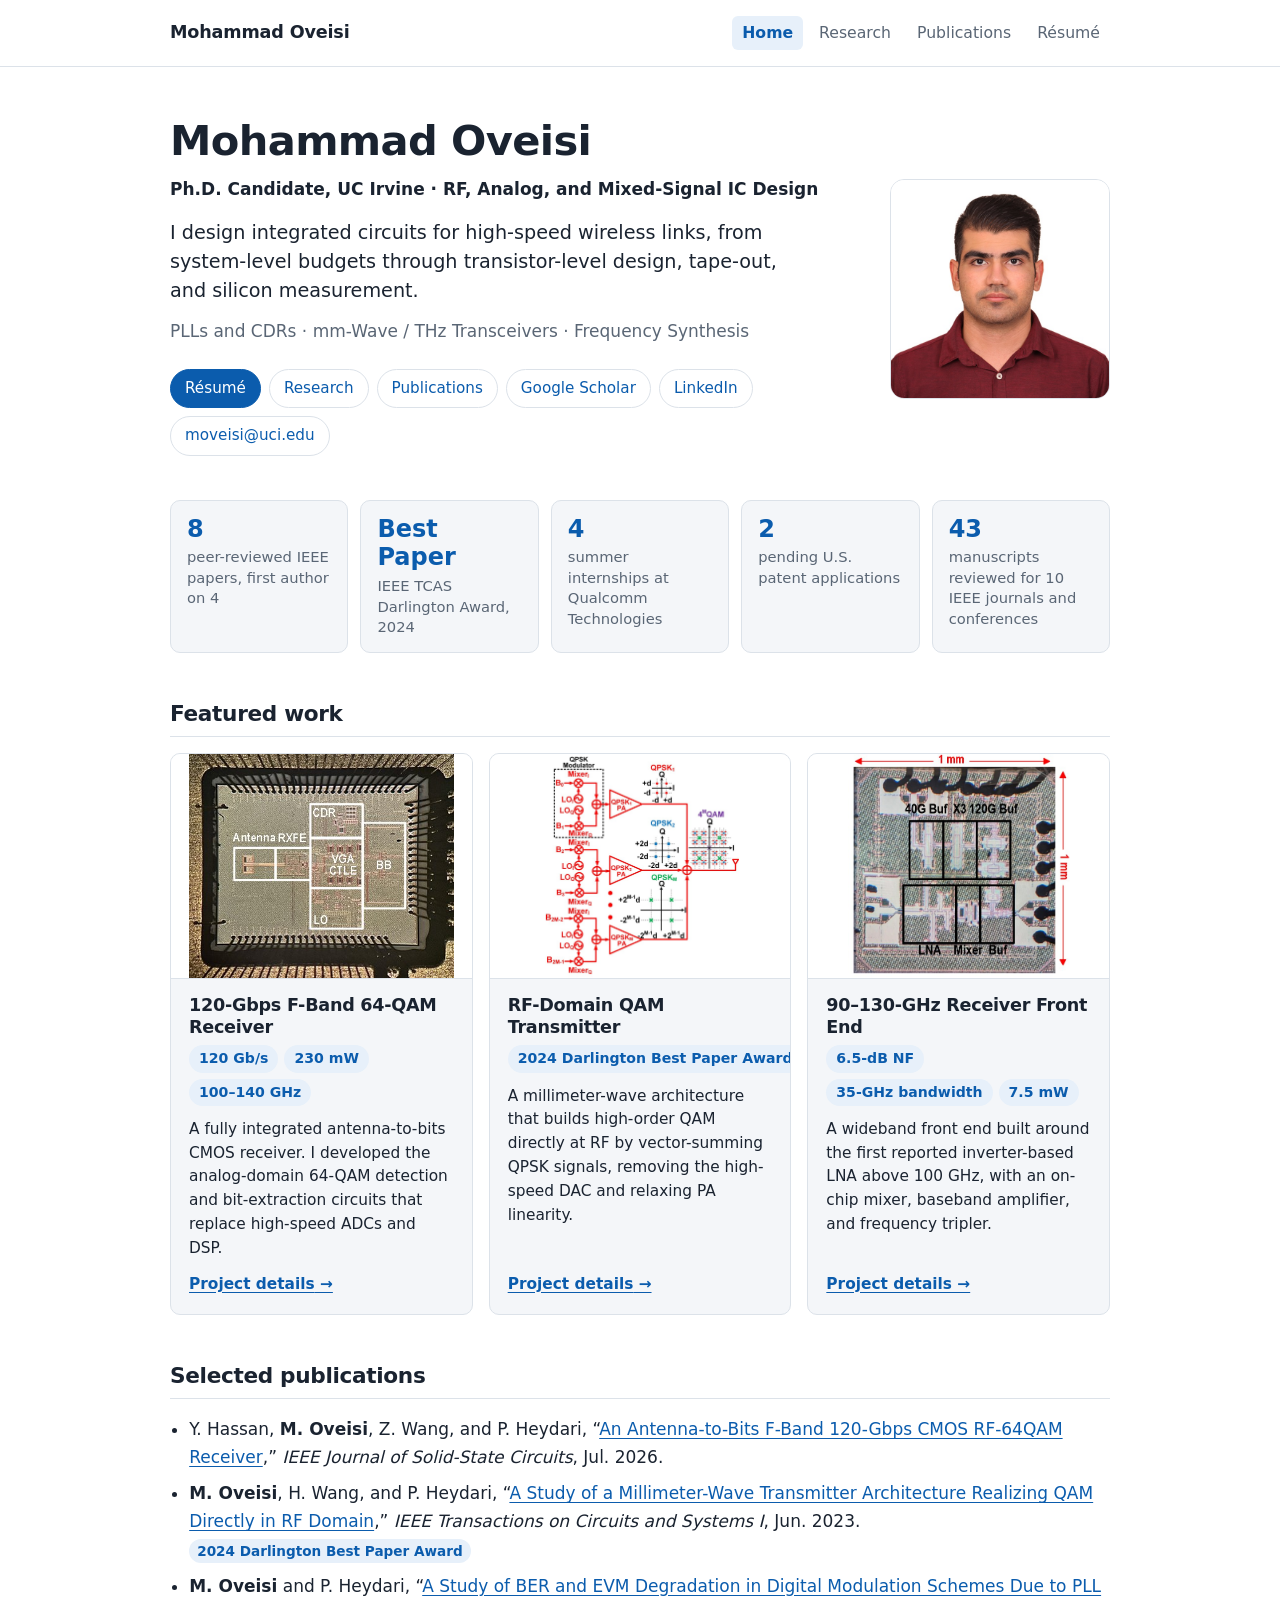
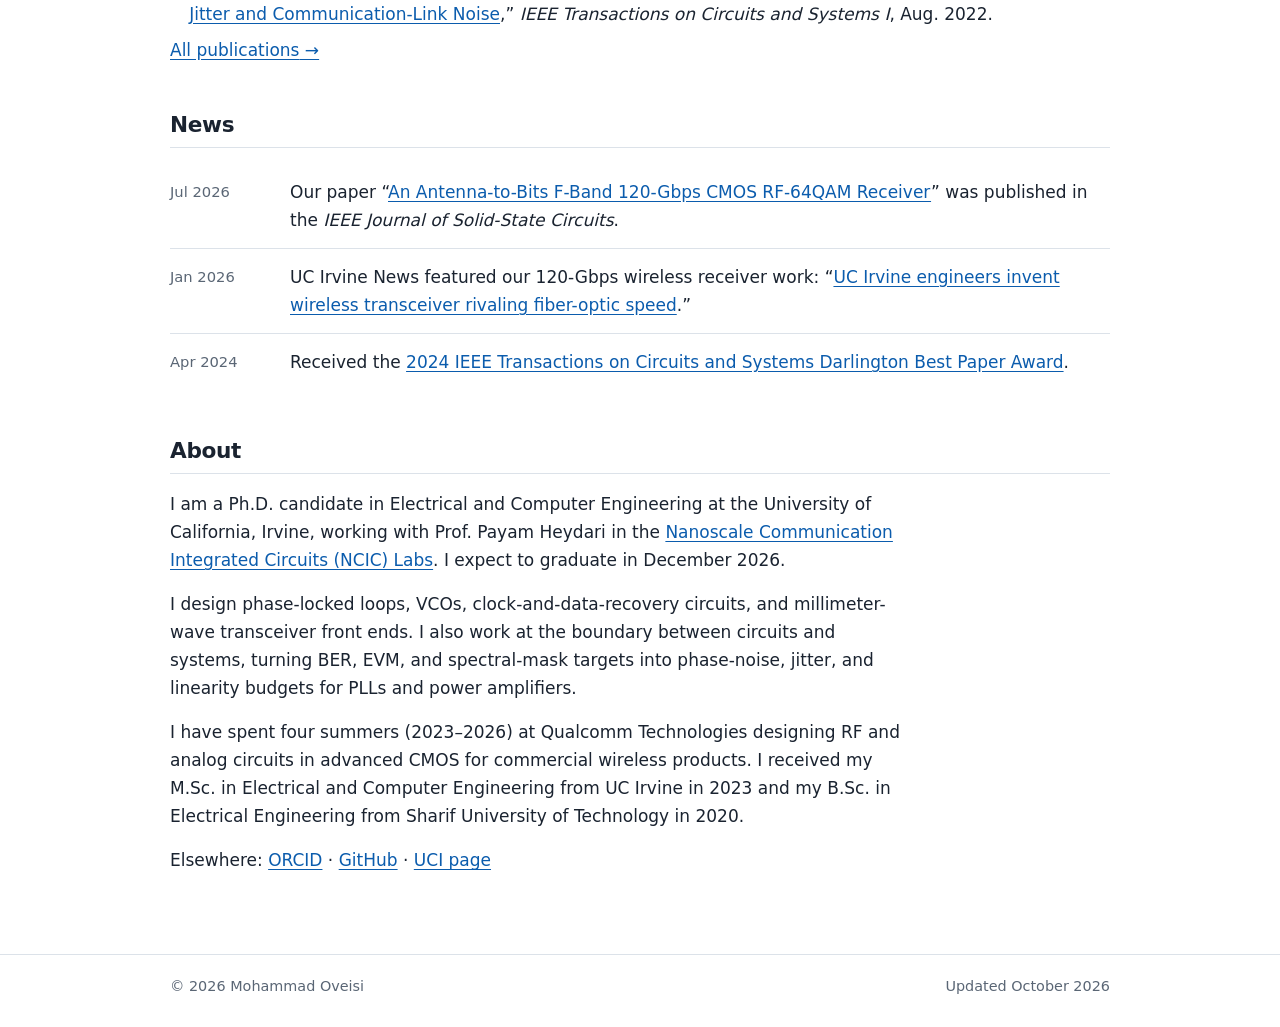
<file: index.html>
<!doctype html>
<html lang="en">
<head>
  <meta charset="utf-8">
  <meta name="viewport" content="width=device-width, initial-scale=1">
  <title>Mohammad Oveisi | RF, Analog and Mixed-Signal IC Design</title>
  <meta name="description" content="Mohammad Oveisi is a Ph.D. candidate in Electrical and Computer Engineering at UC Irvine, designing RF, analog, and mixed-signal integrated circuits.">
  <link rel="canonical" href="https://mohammadoveisi.github.io/">
  <meta property="og:title" content="Mohammad Oveisi">
  <meta property="og:description" content="Ph.D. candidate at UC Irvine. RF, analog, and mixed-signal integrated circuits; mm-wave and THz systems; frequency synthesis.">
  <meta property="og:type" content="website">
  <meta property="og:url" content="https://mohammadoveisi.github.io/">
  <meta property="og:image" content="https://mohammadoveisi.github.io/assets/social-card.png">
  <meta property="og:image:width" content="1200">
  <meta property="og:image:height" content="630">
  <meta name="twitter:card" content="summary_large_image">
  <link rel="icon" href="assets/favicon.svg" type="image/svg+xml">
  <link rel="stylesheet" href="assets/style.css">
  <script type="application/ld+json">
  {
    "@context": "https://schema.org",
    "@type": "Person",
    "name": "Mohammad Oveisi",
    "url": "https://mohammadoveisi.github.io/",
    "image": "https://mohammadoveisi.github.io/assets/headshot.jpg",
    "email": "mailto:moveisi@uci.edu",
    "jobTitle": "Ph.D. Candidate, Electrical and Computer Engineering",
    "affiliation": {
      "@type": "CollegeOrUniversity",
      "name": "University of California, Irvine"
    },
    "alumniOf": [
      { "@type": "CollegeOrUniversity", "name": "University of California, Irvine" },
      { "@type": "CollegeOrUniversity", "name": "Sharif University of Technology" }
    ],
    "knowsAbout": [
      "RF integrated circuits",
      "Analog and mixed-signal integrated circuits",
      "Phase-locked loops",
      "Clock and data recovery",
      "Millimeter-wave and sub-THz transceivers"
    ],
    "sameAs": [
      "https://www.linkedin.com/in/moveisi/",
      "https://scholar.google.com/citations?user=EYjMQukAAAAJ",
      "https://orcid.org/0000-0003-4700-7114",
      "https://github.com/mohammadoveisi",
      "https://sites.uci.edu/moveisi/"
    ]
  }
  </script>
</head>
<body>
  <a class="skip" href="#main">Skip to content</a>
  <header class="site-header">
    <div class="wrap">
      <a class="brand" href="index.html">Mohammad Oveisi</a>
      <nav aria-label="Main">
        <a href="index.html" aria-current="page">Home</a>
        <a href="research.html">Research</a>
        <a href="publications.html">Publications</a>
        <a href="resume.html">Résumé</a>
      </nav>
    </div>
  </header>

  <main id="main" class="wrap">
    <section class="hero">
      <div>
        <h1>Mohammad Oveisi</h1>
        <p class="tagline">Ph.D. Candidate, UC Irvine · RF, Analog, and Mixed-Signal IC Design</p>
        <p class="focus">I design integrated circuits for high-speed wireless links, from system-level budgets through transistor-level design, tape-out, and silicon measurement.</p>
        <p class="areas">PLLs and CDRs · mm-Wave / THz Transceivers · Frequency Synthesis</p>
        <ul class="links">
          <li><a class="primary" href="resume.html">Résumé</a></li>
          <li><a href="research.html">Research</a></li>
          <li><a href="publications.html">Publications</a></li>
          <li><a href="https://scholar.google.com/citations?user=EYjMQukAAAAJ&amp;hl=en">Google Scholar</a></li>
          <li><a href="https://www.linkedin.com/in/moveisi/">LinkedIn</a></li>
          <li><a href="mailto:moveisi@uci.edu">moveisi@uci.edu</a></li>
        </ul>
      </div>
      <img class="hero-photo" src="assets/headshot.jpg" alt="Portrait of Mohammad Oveisi" width="600" height="600">
    </section>

    <ul class="stats" aria-label="At a glance">
      <li><strong>8</strong>peer-reviewed IEEE papers, first author on 4</li>
      <li><strong>Best Paper</strong>IEEE TCAS Darlington Award, 2024</li>
      <li><strong>4</strong>summer internships at Qualcomm Technologies</li>
      <li><strong>2</strong>pending U.S. patent applications</li>
      <li><strong>43</strong>manuscripts reviewed for 10 IEEE journals and conferences</li>
    </ul>

    <h2>Featured work</h2>
    <ul class="cards">
      <li class="card">
        <img src="assets/receiver-die.jpg" alt="Die micrograph of the F-band receiver" width="429" height="364">
        <div class="card-body">
          <h3>120-Gbps F-Band 64-QAM Receiver</h3>
          <ul class="metrics" aria-label="Measured results">
            <li>120 Gb/s</li>
            <li>230 mW</li>
            <li>100–140 GHz</li>
          </ul>
          <p>A fully integrated antenna-to-bits CMOS receiver. I developed the analog-domain 64-QAM detection and bit-extraction circuits that replace high-speed ADCs and DSP.</p>
          <p class="more"><a href="research.html#receiver">Project details<span aria-hidden="true"> →</span></a></p>
        </div>
      </li>
      <li class="card">
        <img src="assets/rf-qam-architecture.jpg" alt="Block diagram of the RF-QAM transmitter" width="800" height="903">
        <div class="card-body">
          <h3>RF-Domain QAM Transmitter</h3>
          <ul class="metrics" aria-label="Recognition">
            <li>2024 Darlington Best Paper Award</li>
          </ul>
          <p>A millimeter-wave architecture that builds high-order QAM directly at RF by vector-summing QPSK signals, removing the high-speed DAC and relaxing PA linearity.</p>
          <p class="more"><a href="research.html#rf-qam">Project details<span aria-hidden="true"> →</span></a></p>
        </div>
      </li>
      <li class="card">
        <img src="assets/front-end-die.jpg" alt="Die micrograph of the receiver front end" width="555" height="562">
        <div class="card-body">
          <h3>90–130-GHz Receiver Front End</h3>
          <ul class="metrics" aria-label="LNA results">
            <li>6.5-dB NF</li>
            <li>35-GHz bandwidth</li>
            <li>7.5 mW</li>
          </ul>
          <p>A wideband front end built around the first reported inverter-based LNA above 100 GHz, with an on-chip mixer, baseband amplifier, and frequency tripler.</p>
          <p class="more"><a href="research.html#front-end">Project details<span aria-hidden="true"> →</span></a></p>
        </div>
      </li>
    </ul>

    <h2>Selected publications</h2>
    <ul class="plain">
      <li>Y. Hassan, <span class="me">M. Oveisi</span>, Z. Wang, and P. Heydari, “<a href="https://doi.org/10.1109/JSSC.2025.3648748">An Antenna-to-Bits F-Band 120-Gbps CMOS RF-64QAM Receiver</a>,” <em>IEEE Journal of Solid-State Circuits</em>, Jul. 2026.</li>
      <li><span class="me">M. Oveisi</span>, H. Wang, and P. Heydari, “<a href="https://doi.org/10.1109/TCSI.2023.3255109">A Study of a Millimeter-Wave Transmitter Architecture Realizing QAM Directly in RF Domain</a>,” <em>IEEE Transactions on Circuits and Systems I</em>, Jun. 2023. <span class="badge">2024 Darlington Best Paper Award</span></li>
      <li><span class="me">M. Oveisi</span> and P. Heydari, “<a href="https://doi.org/10.1109/TCSI.2022.3172707">A Study of BER and EVM Degradation in Digital Modulation Schemes Due to PLL Jitter and Communication-Link Noise</a>,” <em>IEEE Transactions on Circuits and Systems I</em>, Aug. 2022.</li>
    </ul>
    <p><a href="publications.html">All publications<span aria-hidden="true"> →</span></a></p>

    <h2>News</h2>
    <ul class="news">
      <li>
        <time datetime="2026-07">Jul 2026</time>
        <p>Our paper “<a href="https://doi.org/10.1109/JSSC.2025.3648748">An Antenna-to-Bits F-Band 120-Gbps CMOS RF-64QAM Receiver</a>” was published in the <em>IEEE Journal of Solid-State Circuits</em>.</p>
      </li>
      <li>
        <time datetime="2026-01-22">Jan 2026</time>
        <p>UC Irvine News featured our 120-Gbps wireless receiver work: “<a href="https://news.uci.edu/2026/01/22/uc-irvine-engineers-invent-wireless-transceiver-rivaling-fiber-optic-speed/">UC Irvine engineers invent wireless transceiver rivaling fiber-optic speed</a>.”</p>
      </li>
      <li>
        <time datetime="2024-04">Apr 2024</time>
        <p>Received the <a href="https://ieee-cas.org/post/news/announcing-ieee-cass-2024-award-winners">2024 IEEE Transactions on Circuits and Systems Darlington Best Paper Award</a>.</p>
      </li>
    </ul>

    <h2>About</h2>
    <p>I am a Ph.D. candidate in Electrical and Computer Engineering at the University of California, Irvine, working with Prof. Payam Heydari in the <a href="https://ncic.eng.uci.edu/">Nanoscale Communication Integrated Circuits (NCIC) Labs</a>. I expect to graduate in December 2026.</p>
    <p>I design phase-locked loops, VCOs, clock-and-data-recovery circuits, and millimeter-wave transceiver front ends. I also work at the boundary between circuits and systems, turning BER, EVM, and spectral-mask targets into phase-noise, jitter, and linearity budgets for PLLs and power amplifiers.</p>
    <p>I have spent four summers (2023–2026) at Qualcomm Technologies designing RF and analog circuits in advanced CMOS for commercial wireless products. I received my M.Sc. in Electrical and Computer Engineering from UC Irvine in 2023 and my B.Sc. in Electrical Engineering from Sharif University of Technology in 2020.</p>
    <p>Elsewhere: <a href="https://orcid.org/0000-0003-4700-7114">ORCID</a> · <a href="https://github.com/mohammadoveisi">GitHub</a> · <a href="https://sites.uci.edu/moveisi/">UCI page</a></p>
  </main>

  <footer class="site-footer">
    <div class="wrap">
      <span>© 2026 Mohammad Oveisi</span>
      <span>Updated October 2026</span>
    </div>
  </footer>
</body>
</html>
</file>
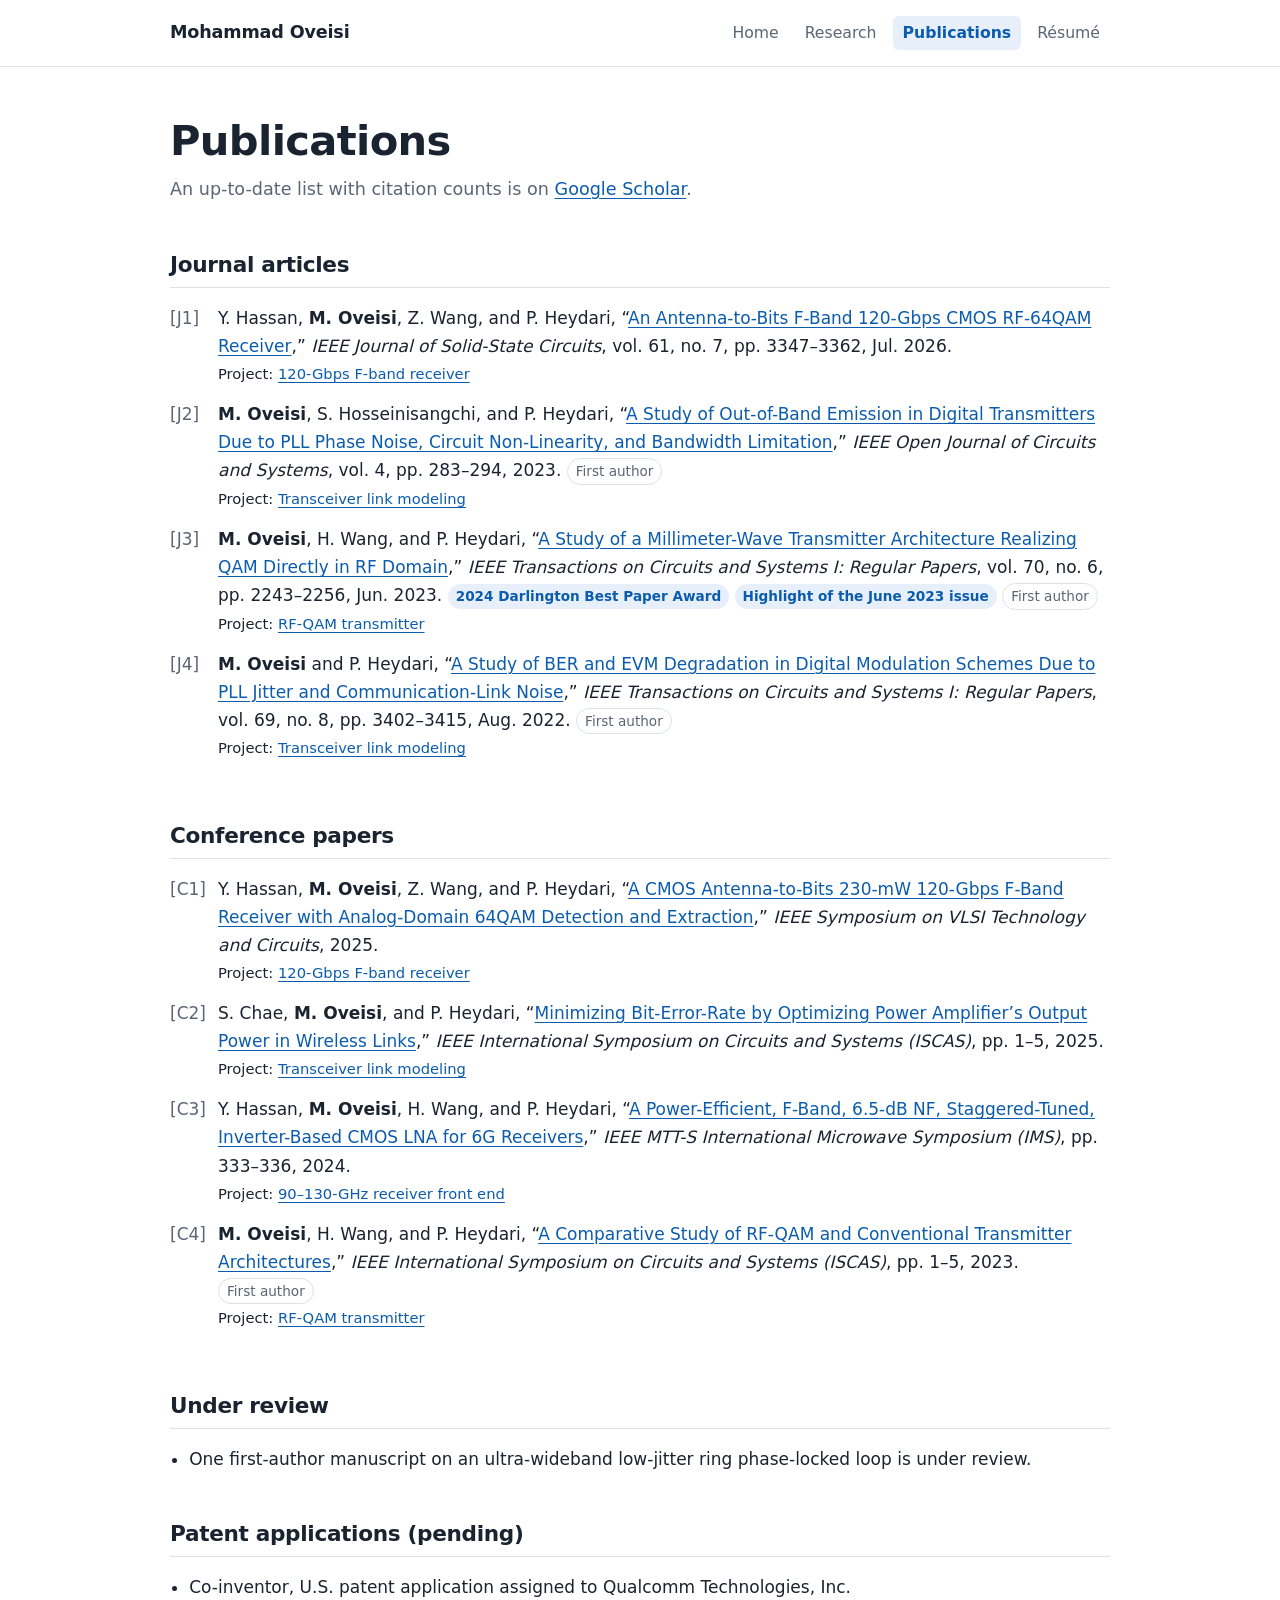
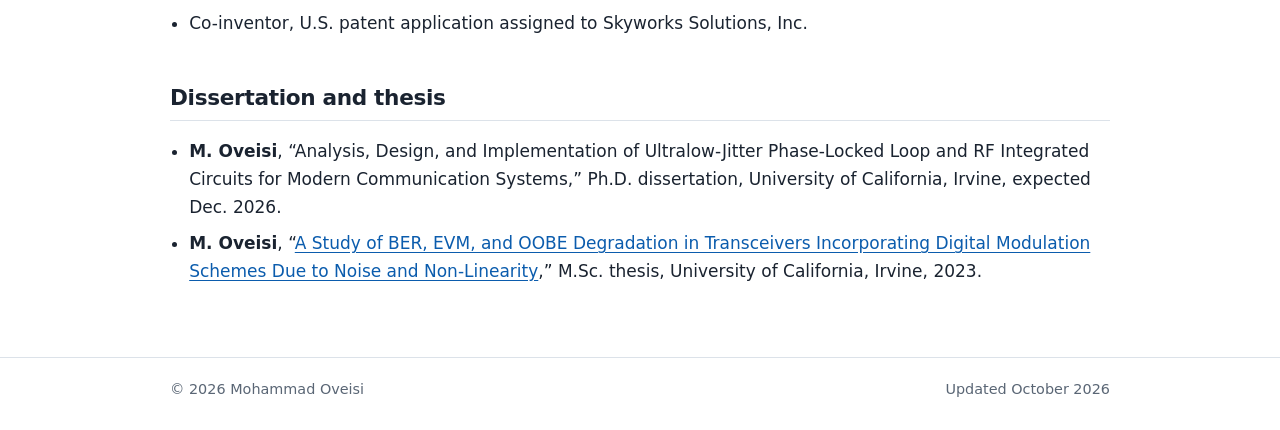
<file: publications.html>
<!doctype html>
<html lang="en">
<head>
  <meta charset="utf-8">
  <meta name="viewport" content="width=device-width, initial-scale=1">
  <title>Publications | Mohammad Oveisi</title>
  <meta name="description" content="Journal articles, conference papers, patent applications, and theses by Mohammad Oveisi.">
  <link rel="canonical" href="https://mohammadoveisi.github.io/publications.html">
  <meta property="og:title" content="Publications | Mohammad Oveisi">
  <meta property="og:image" content="https://mohammadoveisi.github.io/assets/social-card.png">
  <link rel="icon" href="assets/favicon.svg" type="image/svg+xml">
  <link rel="stylesheet" href="assets/style.css">
</head>
<body>
  <a class="skip" href="#main">Skip to content</a>
  <header class="site-header">
    <div class="wrap">
      <a class="brand" href="index.html">Mohammad Oveisi</a>
      <nav aria-label="Main">
        <a href="index.html">Home</a>
        <a href="research.html">Research</a>
        <a href="publications.html" aria-current="page">Publications</a>
        <a href="resume.html">Résumé</a>
      </nav>
    </div>
  </header>

  <main id="main" class="wrap">
    <h1>Publications</h1>
    <p class="lead">An up-to-date list with citation counts is on <a href="https://scholar.google.com/citations?user=EYjMQukAAAAJ&amp;hl=en">Google Scholar</a>.</p>

    <h2>Journal articles</h2>
    <ol class="pubs" data-prefix="J">
      <li>Y. Hassan, <span class="me">M. Oveisi</span>, Z. Wang, and P. Heydari, “<a href="https://doi.org/10.1109/JSSC.2025.3648748">An Antenna-to-Bits F-Band 120-Gbps CMOS RF-64QAM Receiver</a>,” <em>IEEE Journal of Solid-State Circuits</em>, vol. 61, no. 7, pp. 3347–3362, Jul. 2026. <span class="pub-links">Project: <a href="research.html#receiver">120-Gbps F-band receiver</a></span></li>
      <li><span class="me">M. Oveisi</span>, S. Hosseinisangchi, and P. Heydari, “<a href="https://doi.org/10.1109/OJCAS.2023.3328871">A Study of Out-of-Band Emission in Digital Transmitters Due to PLL Phase Noise, Circuit Non-Linearity, and Bandwidth Limitation</a>,” <em>IEEE Open Journal of Circuits and Systems</em>, vol. 4, pp. 283–294, 2023. <span class="badge quiet">First author</span> <span class="pub-links">Project: <a href="research.html#link-modeling">Transceiver link modeling</a></span></li>
      <li><span class="me">M. Oveisi</span>, H. Wang, and P. Heydari, “<a href="https://doi.org/10.1109/TCSI.2023.3255109">A Study of a Millimeter-Wave Transmitter Architecture Realizing QAM Directly in RF Domain</a>,” <em>IEEE Transactions on Circuits and Systems I: Regular Papers</em>, vol. 70, no. 6, pp. 2243–2256, Jun. 2023. <span class="badge">2024 Darlington Best Paper Award</span> <span class="badge">Highlight of the June 2023 issue</span> <span class="badge quiet">First author</span> <span class="pub-links">Project: <a href="research.html#rf-qam">RF-QAM transmitter</a></span></li>
      <li><span class="me">M. Oveisi</span> and P. Heydari, “<a href="https://doi.org/10.1109/TCSI.2022.3172707">A Study of BER and EVM Degradation in Digital Modulation Schemes Due to PLL Jitter and Communication-Link Noise</a>,” <em>IEEE Transactions on Circuits and Systems I: Regular Papers</em>, vol. 69, no. 8, pp. 3402–3415, Aug. 2022. <span class="badge quiet">First author</span> <span class="pub-links">Project: <a href="research.html#link-modeling">Transceiver link modeling</a></span></li>
    </ol>

    <h2>Conference papers</h2>
    <ol class="pubs" data-prefix="C">
      <li>Y. Hassan, <span class="me">M. Oveisi</span>, Z. Wang, and P. Heydari, “<a href="https://doi.org/10.23919/VLSITechnologyandCir65189.2025.11075138">A CMOS Antenna-to-Bits 230-mW 120-Gbps F-Band Receiver with Analog-Domain 64QAM Detection and Extraction</a>,” <em>IEEE Symposium on VLSI Technology and Circuits</em>, 2025. <span class="pub-links">Project: <a href="research.html#receiver">120-Gbps F-band receiver</a></span></li>
      <li>S. Chae, <span class="me">M. Oveisi</span>, and P. Heydari, “<a href="https://doi.org/10.1109/ISCAS56072.2025.11043581">Minimizing Bit-Error-Rate by Optimizing Power Amplifier’s Output Power in Wireless Links</a>,” <em>IEEE International Symposium on Circuits and Systems (ISCAS)</em>, pp. 1–5, 2025. <span class="pub-links">Project: <a href="research.html#link-modeling">Transceiver link modeling</a></span></li>
      <li>Y. Hassan, <span class="me">M. Oveisi</span>, H. Wang, and P. Heydari, “<a href="https://doi.org/10.1109/IMS40175.2024.10600407">A Power-Efficient, F-Band, 6.5-dB NF, Staggered-Tuned, Inverter-Based CMOS LNA for 6G Receivers</a>,” <em>IEEE MTT-S International Microwave Symposium (IMS)</em>, pp. 333–336, 2024. <span class="pub-links">Project: <a href="research.html#front-end">90–130-GHz receiver front end</a></span></li>
      <li><span class="me">M. Oveisi</span>, H. Wang, and P. Heydari, “<a href="https://doi.org/10.1109/ISCAS46773.2023.10182203">A Comparative Study of RF-QAM and Conventional Transmitter Architectures</a>,” <em>IEEE International Symposium on Circuits and Systems (ISCAS)</em>, pp. 1–5, 2023. <span class="badge quiet">First author</span> <span class="pub-links">Project: <a href="research.html#rf-qam">RF-QAM transmitter</a></span></li>
    </ol>

    <h2>Under review</h2>
    <ul class="plain">
      <li>One first-author manuscript on an ultra-wideband low-jitter ring phase-locked loop is under review.</li>
    </ul>

    <h2>Patent applications (pending)</h2>
    <ul class="plain">
      <li>Co-inventor, U.S. patent application assigned to Qualcomm Technologies, Inc.</li>
      <li>Co-inventor, U.S. patent application assigned to Skyworks Solutions, Inc.</li>
    </ul>

    <h2>Dissertation and thesis</h2>
    <ul class="plain">
      <li><span class="me">M. Oveisi</span>, “Analysis, Design, and Implementation of Ultralow-Jitter Phase-Locked Loop and RF Integrated Circuits for Modern Communication Systems,” Ph.D. dissertation, University of California, Irvine, expected Dec. 2026.</li>
      <li><span class="me">M. Oveisi</span>, “<a href="https://escholarship.org/uc/item/5d90r6g8">A Study of BER, EVM, and OOBE Degradation in Transceivers Incorporating Digital Modulation Schemes Due to Noise and Non-Linearity</a>,” M.Sc. thesis, University of California, Irvine, 2023.</li>
    </ul>
  </main>

  <footer class="site-footer">
    <div class="wrap">
      <span>© 2026 Mohammad Oveisi</span>
      <span>Updated October 2026</span>
    </div>
  </footer>
</body>
</html>
</file>
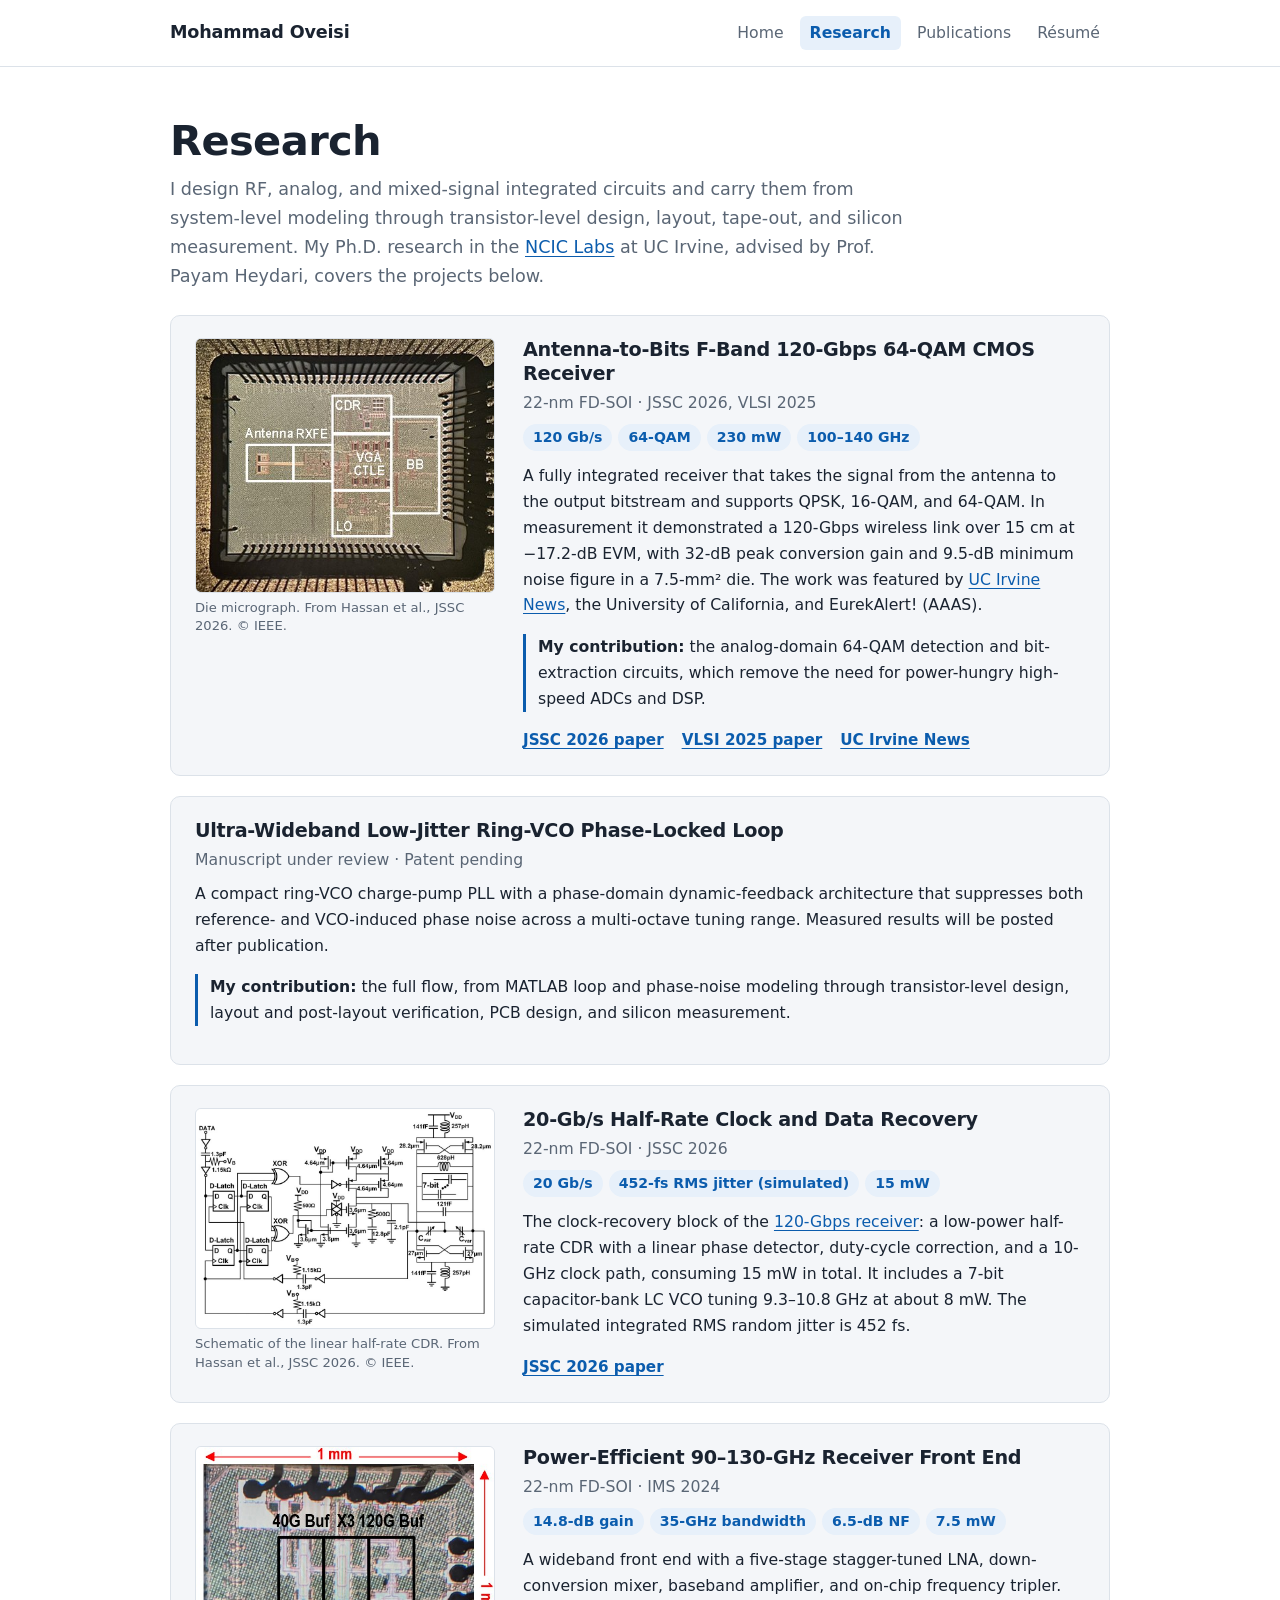
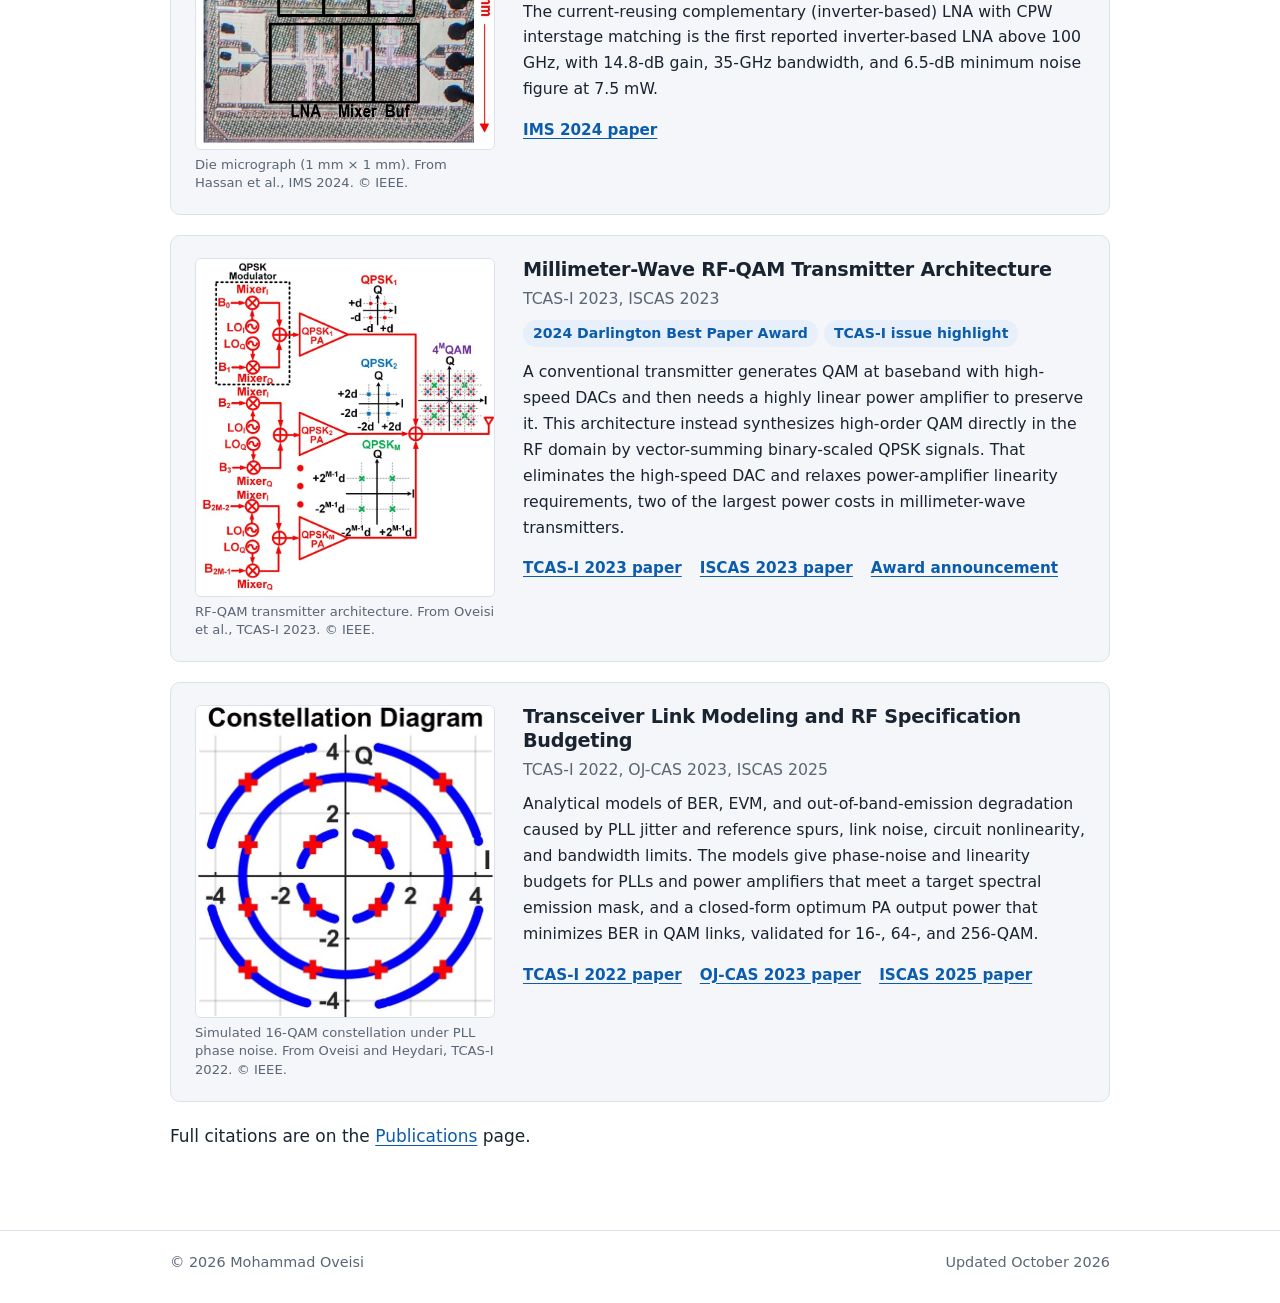
<file: research.html>
<!doctype html>
<html lang="en">
<head>
  <meta charset="utf-8">
  <meta name="viewport" content="width=device-width, initial-scale=1">
  <title>Research | Mohammad Oveisi</title>
  <meta name="description" content="Research projects of Mohammad Oveisi: mm-wave and sub-THz receivers, low-jitter phase-locked loops, clock and data recovery, and transceiver link modeling.">
  <link rel="canonical" href="https://mohammadoveisi.github.io/research.html">
  <meta property="og:title" content="Research | Mohammad Oveisi">
  <meta property="og:image" content="https://mohammadoveisi.github.io/assets/social-card.png">
  <link rel="icon" href="assets/favicon.svg" type="image/svg+xml">
  <link rel="stylesheet" href="assets/style.css">
</head>
<body>
  <a class="skip" href="#main">Skip to content</a>
  <header class="site-header">
    <div class="wrap">
      <a class="brand" href="index.html">Mohammad Oveisi</a>
      <nav aria-label="Main">
        <a href="index.html">Home</a>
        <a href="research.html" aria-current="page">Research</a>
        <a href="publications.html">Publications</a>
        <a href="resume.html">Résumé</a>
      </nav>
    </div>
  </header>

  <main id="main" class="wrap">
    <h1>Research</h1>
    <p class="lead">I design RF, analog, and mixed-signal integrated circuits and carry them from system-level modeling through transistor-level design, layout, tape-out, and silicon measurement. My Ph.D. research in the <a href="https://ncic.eng.uci.edu/">NCIC Labs</a> at UC Irvine, advised by Prof. Payam Heydari, covers the projects below.</p>

    <article class="project has-figure" id="receiver">
      <figure>
        <img src="assets/receiver-die.jpg" alt="Die micrograph of the F-band receiver with the antenna, RF front end, VGA and CTLE, CDR, LO, and baseband blocks outlined" width="429" height="364" loading="lazy">
        <figcaption>Die micrograph. From Hassan et al., JSSC 2026. © IEEE.</figcaption>
      </figure>
      <div>
        <h2>Antenna-to-Bits F-Band 120-Gbps 64-QAM CMOS Receiver</h2>
        <p class="meta">22-nm FD-SOI · JSSC 2026, VLSI 2025</p>
        <ul class="metrics" aria-label="Measured results">
          <li>120 Gb/s</li>
          <li>64-QAM</li>
          <li>230 mW</li>
          <li>100–140 GHz</li>
        </ul>
        <p>A fully integrated receiver that takes the signal from the antenna to the output bitstream and supports QPSK, 16-QAM, and 64-QAM. In measurement it demonstrated a 120-Gbps wireless link over 15 cm at −17.2-dB EVM, with 32-dB peak conversion gain and 9.5-dB minimum noise figure in a 7.5-mm² die. The work was featured by <a href="https://news.uci.edu/2026/01/22/uc-irvine-engineers-invent-wireless-transceiver-rivaling-fiber-optic-speed/">UC Irvine News</a>, the University of California, and EurekAlert! (AAAS).</p>
        <p class="role"><strong>My contribution:</strong> the analog-domain 64-QAM detection and bit-extraction circuits, which remove the need for power-hungry high-speed ADCs and DSP.</p>
        <ul class="project-links">
          <li><a href="https://doi.org/10.1109/JSSC.2025.3648748">JSSC 2026 paper</a></li>
          <li><a href="https://doi.org/10.23919/VLSITechnologyandCir65189.2025.11075138">VLSI 2025 paper</a></li>
          <li><a href="https://news.uci.edu/2026/01/22/uc-irvine-engineers-invent-wireless-transceiver-rivaling-fiber-optic-speed/">UC Irvine News</a></li>
        </ul>
      </div>
    </article>

    <article class="project" id="pll">
      <div>
        <h2>Ultra-Wideband Low-Jitter Ring-VCO Phase-Locked Loop</h2>
        <p class="meta">Manuscript under review · Patent pending</p>
        <p>A compact ring-VCO charge-pump PLL with a phase-domain dynamic-feedback architecture that suppresses both reference- and VCO-induced phase noise across a multi-octave tuning range. Measured results will be posted after publication.</p>
        <p class="role"><strong>My contribution:</strong> the full flow, from MATLAB loop and phase-noise modeling through transistor-level design, layout and post-layout verification, PCB design, and silicon measurement.</p>
      </div>
    </article>

    <article class="project has-figure" id="cdr">
      <figure>
        <img src="assets/cdr-schematic.jpg" alt="Circuit schematic of the linear half-rate CDR: duty-cycle-corrected data and clock buffers, a phase detector built from four D-latches and two XOR gates, the charge pump and loop filter, and the LC VCO with a 7-bit capacitor bank" width="900" height="662" loading="lazy">
        <figcaption>Schematic of the linear half-rate CDR. From Hassan et al., JSSC 2026. © IEEE.</figcaption>
      </figure>
      <div>
        <h2>20-Gb/s Half-Rate Clock and Data Recovery</h2>
        <p class="meta">22-nm FD-SOI · JSSC 2026</p>
        <ul class="metrics" aria-label="Headline results">
          <li>20 Gb/s</li>
          <li>452-fs RMS jitter (simulated)</li>
          <li>15 mW</li>
        </ul>
        <p>The clock-recovery block of the <a href="#receiver">120-Gbps receiver</a>: a low-power half-rate CDR with a linear phase detector, duty-cycle correction, and a 10-GHz clock path, consuming 15 mW in total. It includes a 7-bit capacitor-bank LC VCO tuning 9.3–10.8 GHz at about 8 mW. The simulated integrated RMS random jitter is 452 fs.</p>
        <ul class="project-links">
          <li><a href="https://doi.org/10.1109/JSSC.2025.3648748">JSSC 2026 paper</a></li>
        </ul>
      </div>
    </article>

    <article class="project has-figure" id="front-end">
      <figure>
        <img src="assets/front-end-die.jpg" alt="Die micrograph of the 1 mm by 1 mm receiver front end with the LNA, mixer, buffers, and frequency tripler outlined" width="555" height="562" loading="lazy">
        <figcaption>Die micrograph (1 mm × 1 mm). From Hassan et al., IMS 2024. © IEEE.</figcaption>
      </figure>
      <div>
        <h2>Power-Efficient 90–130-GHz Receiver Front End</h2>
        <p class="meta">22-nm FD-SOI · IMS 2024</p>
        <ul class="metrics" aria-label="LNA results">
          <li>14.8-dB gain</li>
          <li>35-GHz bandwidth</li>
          <li>6.5-dB NF</li>
          <li>7.5 mW</li>
        </ul>
        <p>A wideband front end with a five-stage stagger-tuned LNA, down-conversion mixer, baseband amplifier, and on-chip frequency tripler. The current-reusing complementary (inverter-based) LNA with CPW interstage matching is the first reported inverter-based LNA above 100 GHz, with 14.8-dB gain, 35-GHz bandwidth, and 6.5-dB minimum noise figure at 7.5 mW.</p>
        <ul class="project-links">
          <li><a href="https://doi.org/10.1109/IMS40175.2024.10600407">IMS 2024 paper</a></li>
        </ul>
      </div>
    </article>

    <article class="project has-figure" id="rf-qam">
      <figure>
        <img src="assets/rf-qam-architecture.jpg" alt="Block diagram of the RF-QAM transmitter: parallel QPSK modulators and power amplifiers with binary-scaled amplitudes are summed at RF to form a high-order QAM constellation" width="800" height="903" loading="lazy">
        <figcaption>RF-QAM transmitter architecture. From Oveisi et al., TCAS-I 2023. © IEEE.</figcaption>
      </figure>
      <div>
        <h2>Millimeter-Wave RF-QAM Transmitter Architecture</h2>
        <p class="meta">TCAS-I 2023, ISCAS 2023</p>
        <ul class="metrics" aria-label="Recognition">
          <li>2024 Darlington Best Paper Award</li>
          <li>TCAS-I issue highlight</li>
        </ul>
        <p>A conventional transmitter generates QAM at baseband with high-speed DACs and then needs a highly linear power amplifier to preserve it. This architecture instead synthesizes high-order QAM directly in the RF domain by vector-summing binary-scaled QPSK signals. That eliminates the high-speed DAC and relaxes power-amplifier linearity requirements, two of the largest power costs in millimeter-wave transmitters.</p>
        <ul class="project-links">
          <li><a href="https://doi.org/10.1109/TCSI.2023.3255109">TCAS-I 2023 paper</a></li>
          <li><a href="https://doi.org/10.1109/ISCAS46773.2023.10182203">ISCAS 2023 paper</a></li>
          <li><a href="https://ieee-cas.org/post/news/announcing-ieee-cass-2024-award-winners">Award announcement</a></li>
        </ul>
      </div>
    </article>

    <article class="project has-figure" id="link-modeling">
      <figure>
        <img src="assets/link-modeling-constellation.jpg" alt="Simulated 16-QAM constellation in which PLL phase noise smears each symbol into an arc around the origin" width="600" height="625" loading="lazy">
        <figcaption>Simulated 16-QAM constellation under PLL phase noise. From Oveisi and Heydari, TCAS-I 2022. © IEEE.</figcaption>
      </figure>
      <div>
        <h2>Transceiver Link Modeling and RF Specification Budgeting</h2>
        <p class="meta">TCAS-I 2022, OJ-CAS 2023, ISCAS 2025</p>
        <p>Analytical models of BER, EVM, and out-of-band-emission degradation caused by PLL jitter and reference spurs, link noise, circuit nonlinearity, and bandwidth limits. The models give phase-noise and linearity budgets for PLLs and power amplifiers that meet a target spectral emission mask, and a closed-form optimum PA output power that minimizes BER in QAM links, validated for 16-, 64-, and 256-QAM.</p>
        <ul class="project-links">
          <li><a href="https://doi.org/10.1109/TCSI.2022.3172707">TCAS-I 2022 paper</a></li>
          <li><a href="https://doi.org/10.1109/OJCAS.2023.3328871">OJ-CAS 2023 paper</a></li>
          <li><a href="https://doi.org/10.1109/ISCAS56072.2025.11043581">ISCAS 2025 paper</a></li>
        </ul>
      </div>
    </article>

    <p>Full citations are on the <a href="publications.html">Publications</a> page.</p>
  </main>

  <footer class="site-footer">
    <div class="wrap">
      <span>© 2026 Mohammad Oveisi</span>
      <span>Updated October 2026</span>
    </div>
  </footer>
</body>
</html>
</file>
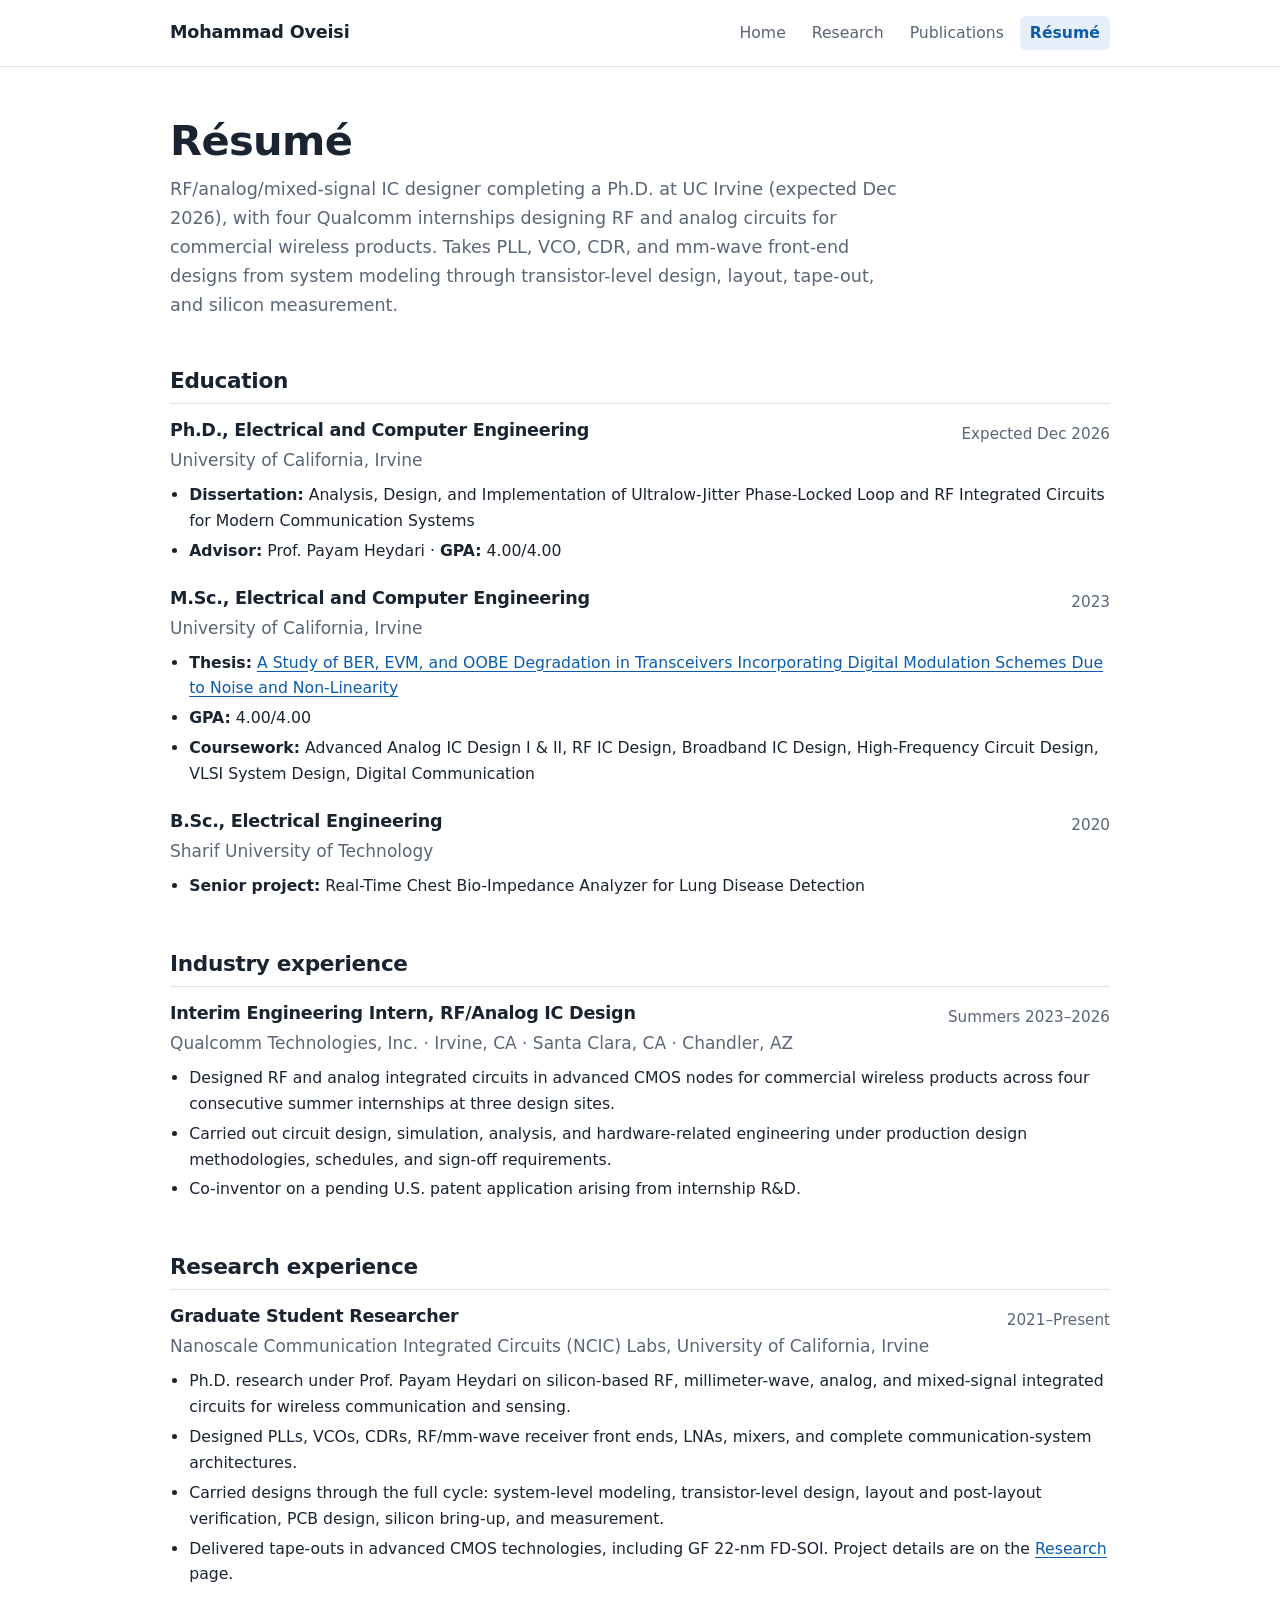
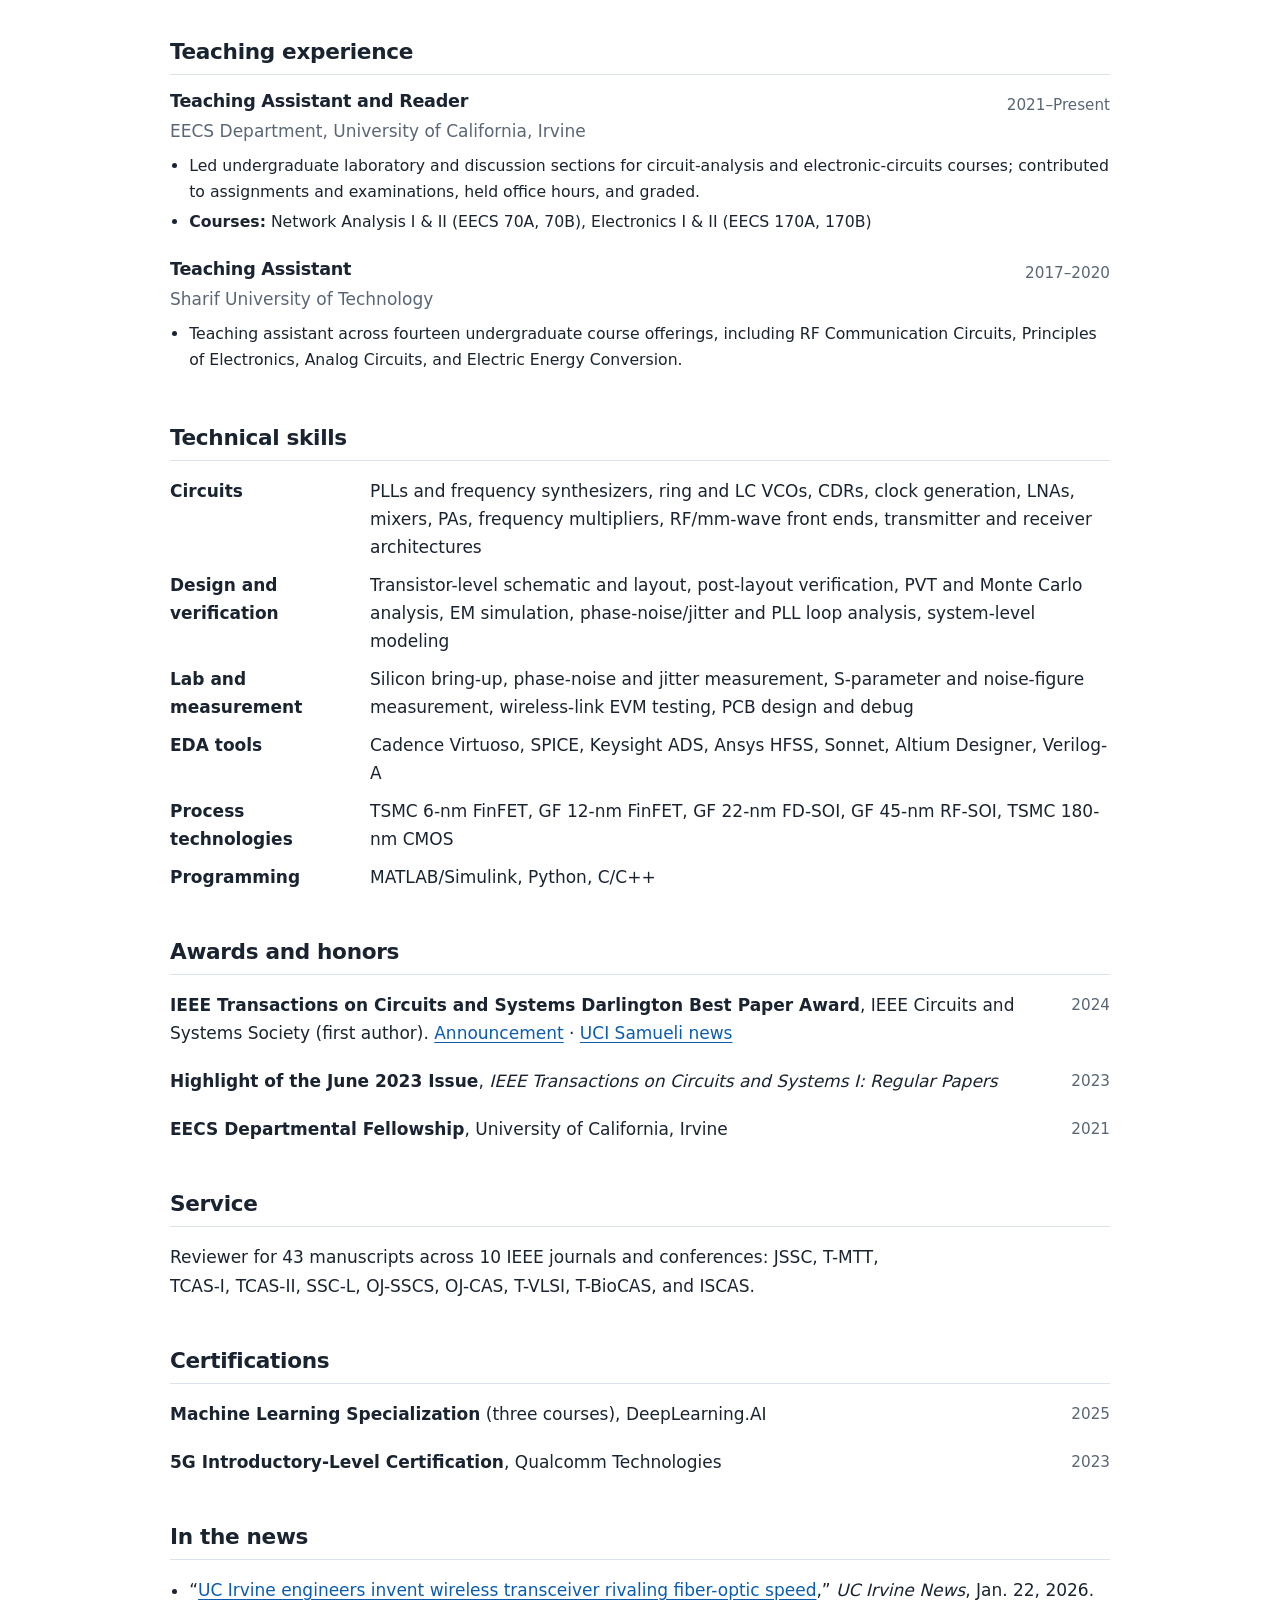
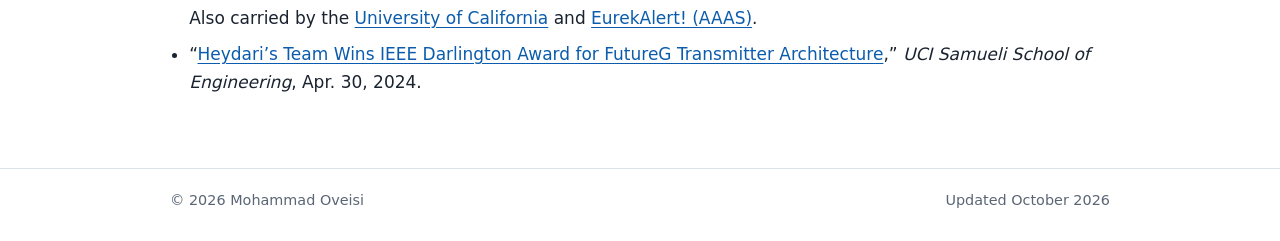
<file: resume.html>
<!doctype html>
<html lang="en">
<head>
  <meta charset="utf-8">
  <meta name="viewport" content="width=device-width, initial-scale=1">
  <title>Résumé | Mohammad Oveisi</title>
  <meta name="description" content="Résumé of Mohammad Oveisi: education, industry and research experience, teaching, technical skills, awards, and service.">
  <link rel="canonical" href="https://mohammadoveisi.github.io/resume.html">
  <meta property="og:title" content="Résumé | Mohammad Oveisi">
  <meta property="og:image" content="https://mohammadoveisi.github.io/assets/social-card.png">
  <link rel="icon" href="assets/favicon.svg" type="image/svg+xml">
  <link rel="stylesheet" href="assets/style.css">
</head>
<body>
  <a class="skip" href="#main">Skip to content</a>
  <header class="site-header">
    <div class="wrap">
      <a class="brand" href="index.html">Mohammad Oveisi</a>
      <nav aria-label="Main">
        <a href="index.html">Home</a>
        <a href="research.html">Research</a>
        <a href="publications.html">Publications</a>
        <a href="resume.html" aria-current="page">Résumé</a>
      </nav>
    </div>
  </header>

  <main id="main" class="wrap">
    <h1>Résumé</h1>
    <p class="lead">RF/analog/mixed-signal IC designer completing a Ph.D. at UC Irvine (expected Dec 2026), with four Qualcomm internships designing RF and analog circuits for commercial wireless products. Takes PLL, VCO, CDR, and mm-wave front-end designs from system modeling through transistor-level design, layout, tape-out, and silicon measurement.</p>

    <h2>Education</h2>
    <div class="entry">
      <div>
        <h3>Ph.D., Electrical and Computer Engineering</h3>
        <p class="org">University of California, Irvine</p>
      </div>
      <div class="when">Expected Dec 2026</div>
      <ul>
        <li><strong>Dissertation:</strong> Analysis, Design, and Implementation of Ultralow-Jitter Phase-Locked Loop and RF Integrated Circuits for Modern Communication Systems</li>
        <li><strong>Advisor:</strong> Prof. Payam Heydari · <strong>GPA:</strong> 4.00/4.00</li>
      </ul>
    </div>
    <div class="entry">
      <div>
        <h3>M.Sc., Electrical and Computer Engineering</h3>
        <p class="org">University of California, Irvine</p>
      </div>
      <div class="when">2023</div>
      <ul>
        <li><strong>Thesis:</strong> <a href="https://escholarship.org/uc/item/5d90r6g8">A Study of BER, EVM, and OOBE Degradation in Transceivers Incorporating Digital Modulation Schemes Due to Noise and Non-Linearity</a></li>
        <li><strong>GPA:</strong> 4.00/4.00</li>
        <li><strong>Coursework:</strong> Advanced Analog IC Design I &amp; II, RF IC Design, Broadband IC Design, High-Frequency Circuit Design, VLSI System Design, Digital Communication</li>
      </ul>
    </div>
    <div class="entry">
      <div>
        <h3>B.Sc., Electrical Engineering</h3>
        <p class="org">Sharif University of Technology</p>
      </div>
      <div class="when">2020</div>
      <ul>
        <li><strong>Senior project:</strong> Real-Time Chest Bio-Impedance Analyzer for Lung Disease Detection</li>
      </ul>
    </div>

    <h2>Industry experience</h2>
    <div class="entry">
      <div>
        <h3>Interim Engineering Intern, RF/Analog IC Design</h3>
        <p class="org">Qualcomm Technologies, Inc. · Irvine, CA · Santa Clara, CA · Chandler, AZ</p>
      </div>
      <div class="when">Summers 2023–2026</div>
      <ul>
        <li>Designed RF and analog integrated circuits in advanced CMOS nodes for commercial wireless products across four consecutive summer internships at three design sites.</li>
        <li>Carried out circuit design, simulation, analysis, and hardware-related engineering under production design methodologies, schedules, and sign-off requirements.</li>
        <li>Co-inventor on a pending U.S. patent application arising from internship R&amp;D.</li>
      </ul>
    </div>

    <h2>Research experience</h2>
    <div class="entry">
      <div>
        <h3>Graduate Student Researcher</h3>
        <p class="org">Nanoscale Communication Integrated Circuits (NCIC) Labs, University of California, Irvine</p>
      </div>
      <div class="when">2021–Present</div>
      <ul>
        <li>Ph.D. research under Prof. Payam Heydari on silicon-based RF, millimeter-wave, analog, and mixed-signal integrated circuits for wireless communication and sensing.</li>
        <li>Designed PLLs, VCOs, CDRs, RF/mm-wave receiver front ends, LNAs, mixers, and complete communication-system architectures.</li>
        <li>Carried designs through the full cycle: system-level modeling, transistor-level design, layout and post-layout verification, PCB design, silicon bring-up, and measurement.</li>
        <li>Delivered tape-outs in advanced CMOS technologies, including GF 22-nm FD-SOI. Project details are on the <a href="research.html">Research</a> page.</li>
      </ul>
    </div>

    <h2>Teaching experience</h2>
    <div class="entry">
      <div>
        <h3>Teaching Assistant and Reader</h3>
        <p class="org">EECS Department, University of California, Irvine</p>
      </div>
      <div class="when">2021–Present</div>
      <ul>
        <li>Led undergraduate laboratory and discussion sections for circuit-analysis and electronic-circuits courses; contributed to assignments and examinations, held office hours, and graded.</li>
        <li><strong>Courses:</strong> Network Analysis I &amp; II (EECS 70A, 70B), Electronics I &amp; II (EECS 170A, 170B)</li>
      </ul>
    </div>
    <div class="entry">
      <div>
        <h3>Teaching Assistant</h3>
        <p class="org">Sharif University of Technology</p>
      </div>
      <div class="when">2017–2020</div>
      <ul>
        <li>Teaching assistant across fourteen undergraduate course offerings, including RF Communication Circuits, Principles of Electronics, Analog Circuits, and Electric Energy Conversion.</li>
      </ul>
    </div>

    <h2>Technical skills</h2>
    <dl class="skills">
      <dt>Circuits</dt>
      <dd>PLLs and frequency synthesizers, ring and LC VCOs, CDRs, clock generation, LNAs, mixers, PAs, frequency multipliers, RF/mm-wave front ends, transmitter and receiver architectures</dd>
      <dt>Design and verification</dt>
      <dd>Transistor-level schematic and layout, post-layout verification, PVT and Monte Carlo analysis, EM simulation, phase-noise/jitter and PLL loop analysis, system-level modeling</dd>
      <dt>Lab and measurement</dt>
      <dd>Silicon bring-up, phase-noise and jitter measurement, S-parameter and noise-figure measurement, wireless-link EVM testing, PCB design and debug</dd>
      <dt>EDA tools</dt>
      <dd>Cadence Virtuoso, SPICE, Keysight ADS, Ansys HFSS, Sonnet, Altium Designer, Verilog-A</dd>
      <dt>Process technologies</dt>
      <dd>TSMC 6-nm FinFET, GF 12-nm FinFET, GF 22-nm FD-SOI, GF 45-nm RF-SOI, TSMC 180-nm CMOS</dd>
      <dt>Programming</dt>
      <dd>MATLAB/Simulink, Python, C/C++</dd>
    </dl>

    <h2>Awards and honors</h2>
    <div class="entry">
      <div><strong>IEEE Transactions on Circuits and Systems Darlington Best Paper Award</strong>, IEEE Circuits and Systems Society (first author). <a href="https://ieee-cas.org/post/news/announcing-ieee-cass-2024-award-winners">Announcement</a> · <a href="https://engineering.uci.edu/news/2024/4/heydari-s-team-wins-ieee-darlington-award-futureg-transmitter-architecture">UCI Samueli news</a></div>
      <div class="when">2024</div>
    </div>
    <div class="entry">
      <div><strong>Highlight of the June 2023 Issue</strong>, <em>IEEE Transactions on Circuits and Systems I: Regular Papers</em></div>
      <div class="when">2023</div>
    </div>
    <div class="entry">
      <div><strong>EECS Departmental Fellowship</strong>, University of California, Irvine</div>
      <div class="when">2021</div>
    </div>

    <h2>Service</h2>
    <p>Reviewer for 43 manuscripts across 10 IEEE journals and conferences: JSSC, T-MTT, TCAS-I, TCAS-II, SSC-L, OJ-SSCS, OJ-CAS, T-VLSI, T-BioCAS, and ISCAS.</p>

    <h2>Certifications</h2>
    <div class="entry">
      <div><strong>Machine Learning Specialization</strong> (three courses), DeepLearning.AI</div>
      <div class="when">2025</div>
    </div>
    <div class="entry">
      <div><strong>5G Introductory-Level Certification</strong>, Qualcomm Technologies</div>
      <div class="when">2023</div>
    </div>

    <h2>In the news</h2>
    <ul class="plain">
      <li>“<a href="https://news.uci.edu/2026/01/22/uc-irvine-engineers-invent-wireless-transceiver-rivaling-fiber-optic-speed/">UC Irvine engineers invent wireless transceiver rivaling fiber-optic speed</a>,” <em>UC Irvine News</em>, Jan. 22, 2026. Also carried by the <a href="https://www.universityofcalifornia.edu/news/engineers-invent-wireless-transceiver-rivaling-fiber-optic-speed">University of California</a> and <a href="https://www.eurekalert.org/news-releases/1113650">EurekAlert! (AAAS)</a>.</li>
      <li>“<a href="https://engineering.uci.edu/news/2024/4/heydari-s-team-wins-ieee-darlington-award-futureg-transmitter-architecture">Heydari’s Team Wins IEEE Darlington Award for FutureG Transmitter Architecture</a>,” <em>UCI Samueli School of Engineering</em>, Apr. 30, 2024.</li>
    </ul>
  </main>

  <footer class="site-footer">
    <div class="wrap">
      <span>© 2026 Mohammad Oveisi</span>
      <span>Updated October 2026</span>
    </div>
  </footer>
</body>
</html>
</file>
<file: assets/style.css>
:root {
  --bg: #ffffff;
  --surface: #f4f6f9;
  --text: #1a2330;
  --muted: #5a6675;
  --border: #dce2e9;
  --accent: #0b5cad;
  --accent-soft: #e7f0fa;
  --maxw: 980px;
  --measure: 46rem;
  color-scheme: light dark;
}

@media (prefers-color-scheme: dark) {
  :root {
    --bg: #0f141a;
    --surface: #171e27;
    --text: #e5eaf0;
    --muted: #9ba8b6;
    --border: #28333f;
    --accent: #6fb4f3;
    --accent-soft: #14273a;
  }
}

*,
*::before,
*::after {
  box-sizing: border-box;
}

html {
  -webkit-text-size-adjust: 100%;
}

body {
  margin: 0;
  background: var(--bg);
  color: var(--text);
  font-family: system-ui, -apple-system, "Segoe UI", Roboto, "Helvetica Neue", Arial, sans-serif;
  font-size: 1.0625rem;
  line-height: 1.65;
}

.wrap {
  max-width: var(--maxw);
  margin: 0 auto;
  padding: 0 20px;
}

a {
  color: var(--accent);
  text-underline-offset: 3px;
}

a:hover {
  text-decoration-thickness: 2px;
}

:focus-visible {
  outline: 2px solid var(--accent);
  outline-offset: 2px;
  border-radius: 4px;
}

.skip {
  position: absolute;
  left: -999px;
}

.skip:focus {
  left: 12px;
  top: 12px;
  padding: 8px 12px;
  background: var(--bg);
  border: 2px solid var(--accent);
  border-radius: 6px;
  z-index: 10;
}

/* Header */

.site-header {
  border-bottom: 1px solid var(--border);
}

.site-header .wrap {
  display: flex;
  flex-wrap: wrap;
  align-items: center;
  justify-content: space-between;
  gap: 8px 24px;
  padding-top: 16px;
  padding-bottom: 16px;
}

.brand {
  color: var(--text);
  font-weight: 700;
  font-size: 1.1rem;
  text-decoration: none;
  letter-spacing: -0.01em;
}

.site-header nav {
  display: flex;
  flex-wrap: wrap;
  gap: 4px 6px;
}

.site-header nav a {
  color: var(--muted);
  text-decoration: none;
  padding: 4px 10px;
  border-radius: 6px;
  font-size: 0.98rem;
}

.site-header nav a:hover {
  color: var(--text);
  background: var(--surface);
}

.site-header nav a[aria-current="page"] {
  color: var(--accent);
  background: var(--accent-soft);
  font-weight: 600;
}

/* Typography */

main.wrap {
  padding-top: 48px;
  padding-bottom: 64px;
}

h1,
h2,
h3 {
  line-height: 1.25;
  letter-spacing: -0.015em;
}

h1 {
  font-size: clamp(2rem, 5vw, 2.6rem);
  margin: 0 0 8px;
}

h2 {
  font-size: 1.35rem;
  margin: 48px 0 16px;
  padding-bottom: 8px;
  border-bottom: 1px solid var(--border);
}

h3 {
  font-size: 1.1rem;
  margin: 0 0 4px;
}

p {
  margin: 0 0 16px;
}

main > p,
.prose {
  max-width: var(--measure);
}

.lead {
  color: var(--muted);
  font-size: 1.1rem;
  margin-bottom: 24px;
}

.tagline {
  font-weight: 600;
  margin-bottom: 4px;
}

.areas {
  color: var(--muted);
  margin-bottom: 24px;
}

.meta {
  color: var(--muted);
  font-size: 0.92rem;
  margin-bottom: 8px;
}

/* Home */

.hero {
  display: grid;
  grid-template-columns: 1fr auto;
  align-items: center;
  gap: 24px 48px;
}

.hero-photo {
  width: 220px;
  height: 220px;
  border-radius: 14px;
  border: 1px solid var(--border);
  object-fit: cover;
}

.focus {
  font-size: 1.2rem;
  line-height: 1.5;
  max-width: 38rem;
  margin: 16px 0 12px;
}

.hero .areas {
  margin-bottom: 0;
}

.cards {
  display: grid;
  grid-template-columns: repeat(auto-fit, minmax(260px, 1fr));
  gap: 16px;
  margin: 0;
  padding: 0;
  list-style: none;
}

.card {
  display: flex;
  flex-direction: column;
  background: var(--surface);
  border: 1px solid var(--border);
  border-radius: 10px;
  overflow: hidden;
}

.card img {
  display: block;
  width: 100%;
  aspect-ratio: 4 / 3;
  height: auto;
  object-fit: contain;
  background: #fff;
  border-bottom: 1px solid var(--border);
}

.card-body {
  display: flex;
  flex-direction: column;
  flex: 1;
  padding: 16px 18px 18px;
}

.card h3 {
  margin-bottom: 6px;
}

.card p {
  font-size: 0.96rem;
  line-height: 1.55;
  margin-bottom: 12px;
}

.card .more {
  margin: auto 0 0;
  font-weight: 600;
}

.metrics {
  display: flex;
  flex-wrap: wrap;
  gap: 6px;
  margin: 0 0 12px;
  padding: 0;
  list-style: none;
}

.metrics li {
  padding: 2px 10px;
  border-radius: 999px;
  background: var(--accent-soft);
  color: var(--accent);
  font-size: 0.88rem;
  font-weight: 600;
  white-space: nowrap;
}

.links {
  display: flex;
  flex-wrap: wrap;
  gap: 8px;
  margin: 24px 0 8px;
  padding: 0;
  list-style: none;
}

.links a {
  display: inline-block;
  padding: 6px 14px;
  border: 1px solid var(--border);
  border-radius: 999px;
  text-decoration: none;
  font-size: 0.95rem;
  font-weight: 500;
}

.links a:hover {
  border-color: var(--accent);
  background: var(--accent-soft);
}

.links a.primary {
  background: var(--accent);
  border-color: var(--accent);
  color: var(--bg);
}

.stats {
  display: flex;
  flex-wrap: wrap;
  gap: 12px;
  margin: 36px 0 0;
  padding: 0;
  list-style: none;
}

.stats li {
  flex: 1 1 130px;
  background: var(--surface);
  border: 1px solid var(--border);
  border-radius: 10px;
  padding: 14px 16px;
  font-size: 0.92rem;
  line-height: 1.4;
  color: var(--muted);
}

.stats strong {
  display: block;
  font-size: 1.5rem;
  line-height: 1.2;
  color: var(--accent);
  margin-bottom: 4px;
}

.news {
  margin: 0;
  padding: 0;
  list-style: none;
}

.news li {
  display: grid;
  grid-template-columns: 6.5rem 1fr;
  gap: 4px 16px;
  padding: 14px 0;
  border-bottom: 1px solid var(--border);
}

.news li:last-child {
  border-bottom: 0;
}

.news time {
  color: var(--muted);
  font-size: 0.92rem;
  padding-top: 2px;
}

.news p {
  margin: 0;
}

/* Research */

.project {
  display: grid;
  grid-template-columns: minmax(0, 1fr);
  gap: 20px 28px;
  margin-bottom: 20px;
  padding: 22px 24px;
  background: var(--surface);
  border: 1px solid var(--border);
  border-radius: 10px;
  scroll-margin-top: 16px;
}

.project.has-figure {
  grid-template-columns: minmax(0, 300px) minmax(0, 1fr);
}

.project figure {
  margin: 0;
}

.project figure img {
  display: block;
  width: 100%;
  height: auto;
  border-radius: 6px;
  border: 1px solid var(--border);
}

.project figcaption {
  color: var(--muted);
  font-size: 0.82rem;
  line-height: 1.4;
  margin-top: 6px;
}

.project h2 {
  font-size: 1.2rem;
  margin: 0 0 4px;
  padding: 0;
  border: 0;
}

.project p {
  font-size: 0.98rem;
}

.project .role {
  border-left: 3px solid var(--accent);
  padding-left: 12px;
}

.project-links {
  display: flex;
  flex-wrap: wrap;
  gap: 4px 18px;
  margin: 0;
  padding: 0;
  list-style: none;
  font-size: 0.95rem;
  font-weight: 600;
}

/* Publications */

.pubs {
  margin: 0;
  padding: 0;
  list-style: none;
  counter-reset: pub;
}

.pubs li {
  counter-increment: pub;
  position: relative;
  padding: 0 0 14px 3rem;
}

.pubs li::before {
  position: absolute;
  left: 0;
  color: var(--muted);
  font-variant-numeric: tabular-nums;
}

.pubs[data-prefix="J"] li::before {
  content: "[J" counter(pub) "]";
}

.pubs[data-prefix="C"] li::before {
  content: "[C" counter(pub) "]";
}

.me {
  font-weight: 700;
}

.badge {
  display: inline-block;
  padding: 1px 8px;
  border-radius: 999px;
  background: var(--accent-soft);
  color: var(--accent);
  font-size: 0.85rem;
  font-weight: 600;
  white-space: nowrap;
}

.badge.quiet {
  background: transparent;
  border: 1px solid var(--border);
  color: var(--muted);
  font-weight: 500;
}

.pub-links {
  display: block;
  margin-top: 2px;
  font-size: 0.92rem;
}

.plain {
  margin: 0;
  padding-left: 1.2rem;
}

.plain li {
  margin-bottom: 8px;
}

/* Résumé */

.entry {
  display: grid;
  grid-template-columns: 1fr auto;
  gap: 2px 24px;
  margin-bottom: 20px;
}

.entry .when {
  color: var(--muted);
  font-size: 0.95rem;
  white-space: nowrap;
  padding-top: 2px;
}

.entry .org {
  color: var(--muted);
  margin: 0;
}

.entry ul {
  grid-column: 1 / -1;
  margin: 6px 0 0;
  padding-left: 1.2rem;
  font-size: 0.98rem;
}

.entry li {
  margin-bottom: 4px;
}

.skills {
  display: grid;
  grid-template-columns: 11rem 1fr;
  gap: 10px 24px;
  margin: 0;
}

.skills dt {
  font-weight: 600;
}

.skills dd {
  margin: 0;
}

/* Footer */

.site-footer {
  border-top: 1px solid var(--border);
  color: var(--muted);
  font-size: 0.9rem;
}

.site-footer .wrap {
  display: flex;
  flex-wrap: wrap;
  justify-content: space-between;
  gap: 8px 24px;
  padding-top: 20px;
  padding-bottom: 28px;
}

.site-footer a {
  color: var(--muted);
}

@media (max-width: 600px) {
  main.wrap {
    padding-top: 32px;
  }

  .news li {
    grid-template-columns: 1fr;
  }

  .hero {
    grid-template-columns: 1fr;
  }

  .hero-photo {
    width: 140px;
    height: 140px;
    order: -1;
  }

  .project,
  .project.has-figure {
    grid-template-columns: minmax(0, 1fr);
    padding: 18px;
  }

  .entry {
    grid-template-columns: 1fr;
  }

  .skills {
    grid-template-columns: 1fr;
    gap: 2px;
  }

  .skills dd {
    margin-bottom: 12px;
  }

  .pubs li {
    padding-left: 2.6rem;
  }
}

@media print {
  .site-header nav,
  .site-footer,
  .skip {
    display: none;
  }

  body {
    font-size: 11pt;
  }

  a {
    color: inherit;
    text-decoration: none;
  }
}
</file>
